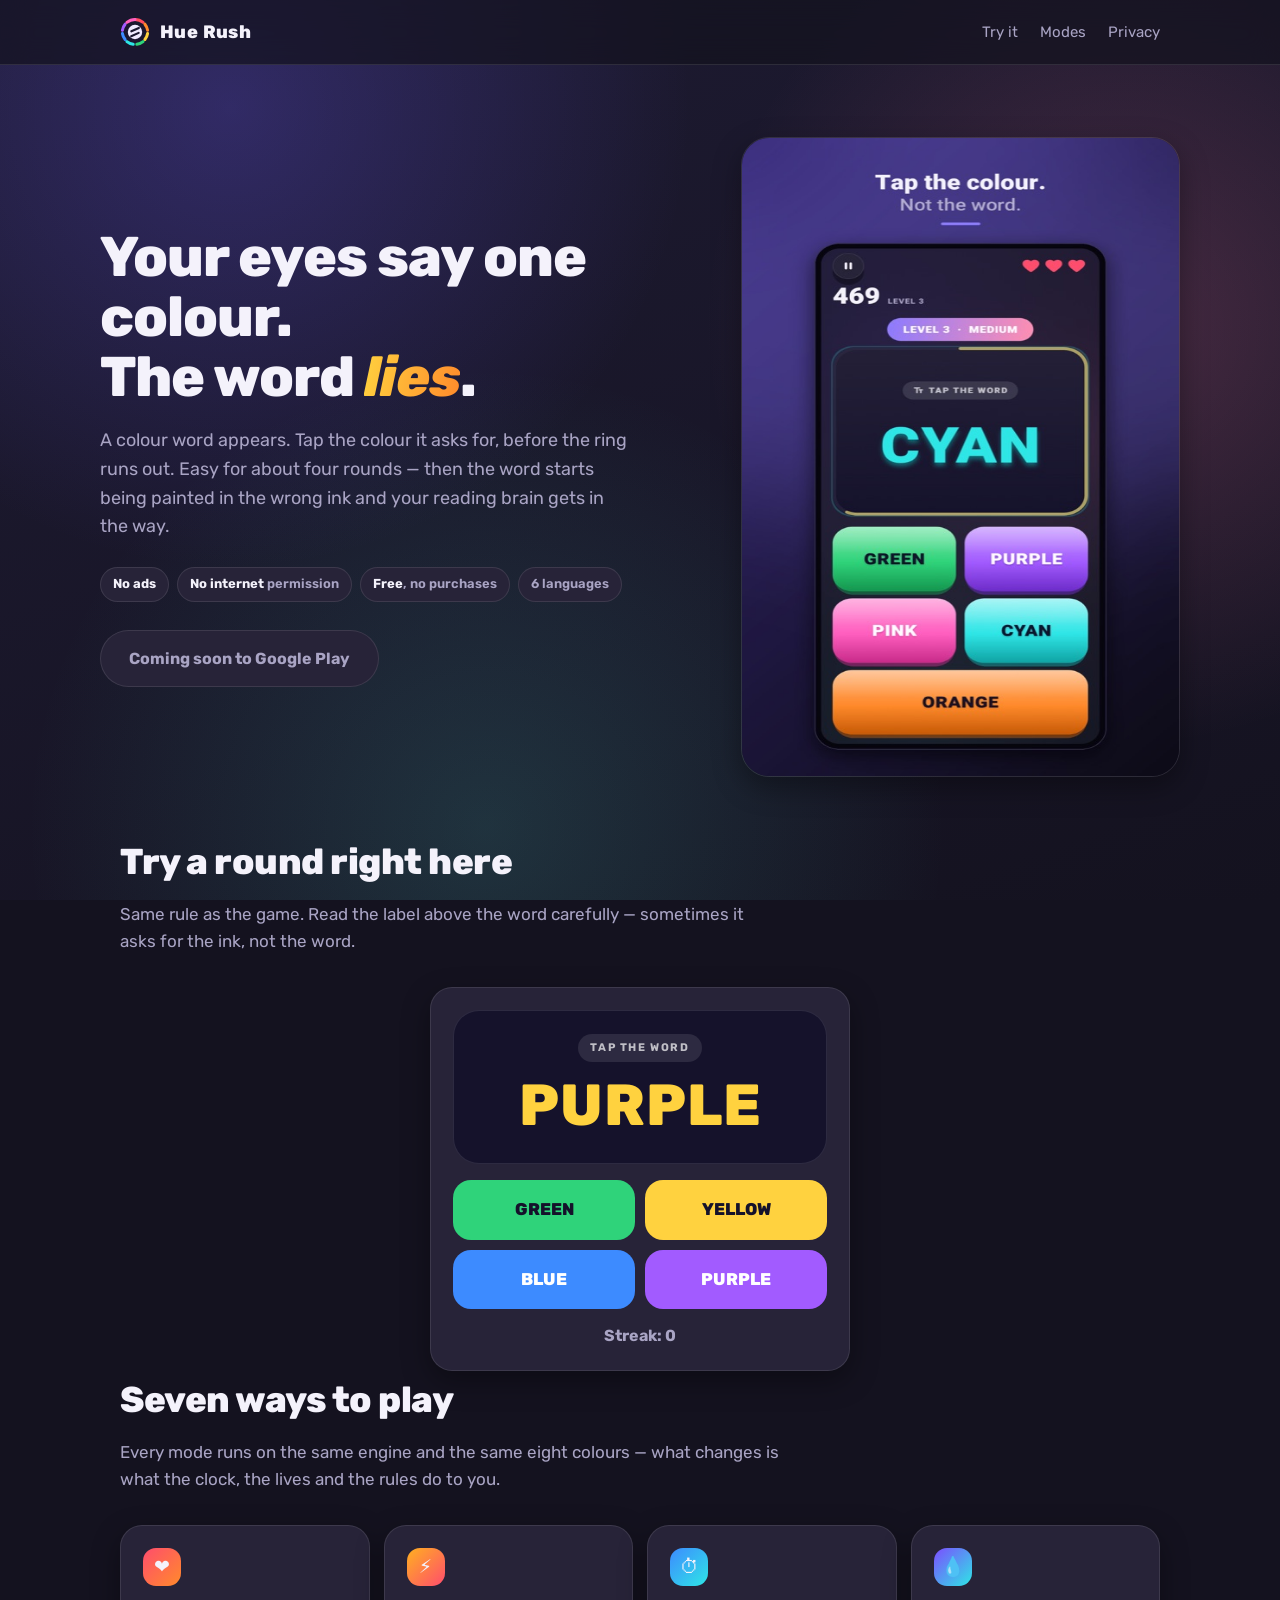
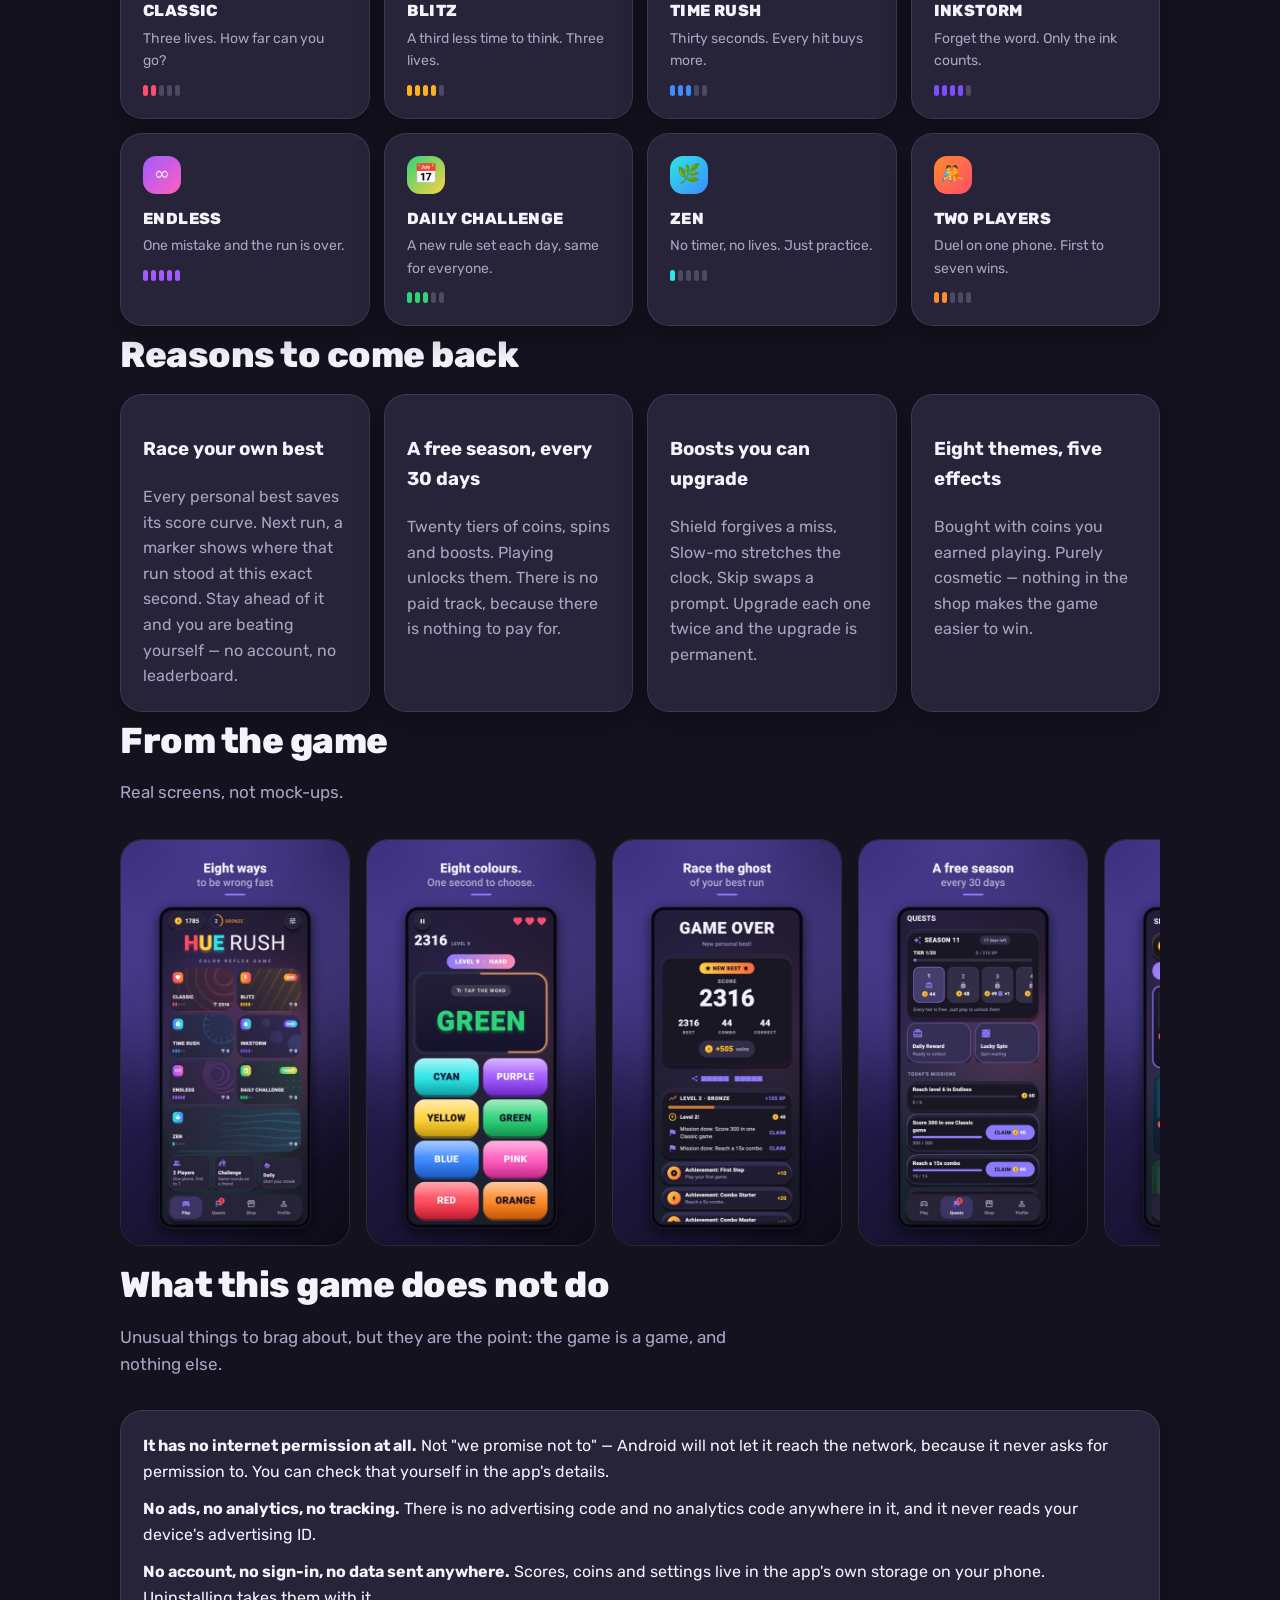
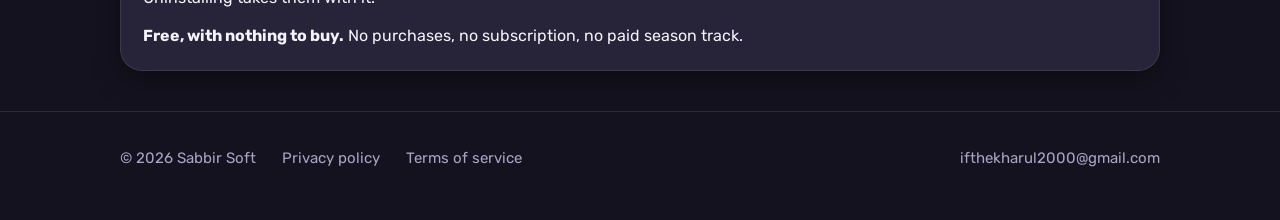
<file: index.html>
<!doctype html>
<html lang="en">
<head>
<meta charset="utf-8">
<meta name="viewport" content="width=device-width, initial-scale=1">
<title>Hue Rush: Color Reflex Game</title>
<meta name="description" content="Your eyes read one colour, the word says another. A free, offline colour-reflex game for Android. No ads, no internet, no purchases.">
<link rel="icon" href="assets/icon.png">
<link rel="stylesheet" href="styles.css">
<meta property="og:title" content="Hue Rush: Color Reflex Game">
<meta property="og:description" content="Your eyes read one colour, the word says another. Free, offline, no ads.">
<meta property="og:image" content="https://huerush-game.github.io/assets/og.jpg">
<meta property="og:url" content="https://huerush-game.github.io/">
<meta name="twitter:card" content="summary_large_image">
</head>
<body>

<header>
  <div class="wrap bar">
    <a class="brand" href="/">
      <svg width="30" height="30" viewBox="0 0 100 100" aria-hidden="true">
        <g fill="none" stroke-width="10" stroke-linecap="round">
          <path d="M50 8a42 42 0 0 1 27 10" stroke="#FF4D5E"/>
          <path d="M83 24a42 42 0 0 1 9 20" stroke="#FF8A2B"/>
          <path d="M92 55a42 42 0 0 1-9 20" stroke="#FFD23F"/>
          <path d="M77 82a42 42 0 0 1-21 9" stroke="#2FD37A"/>
          <path d="M44 91a42 42 0 0 1-21-9" stroke="#2EE6E6"/>
          <path d="M17 75a42 42 0 0 1-9-20" stroke="#3D8BFF"/>
          <path d="M8 44a42 42 0 0 1 9-20" stroke="#A25BFF"/>
          <path d="M23 18A42 42 0 0 1 50 8" stroke="#FF5FBF"/>
        </g>
        <!-- Disc with two speed streaks punched out; path data comes
             from mark_path_data() in tool/generate_icons.py. -->
        <path d="M26.00,50.00 a24.00,24.00 0 1,0 48.00,0 a24.00,24.00 0 1,0 -48.00,0 Z M39.33,50.81 L64.32,39.68 A3.60,3.60 0 0,0 61.39,33.11 L36.40,44.23 A3.60,3.60 0 0,0 39.33,50.81 Z M38.80,67.33 L63.80,56.20 A3.60,3.60 0 0,0 60.87,49.63 L35.87,60.76 A3.60,3.60 0 0,0 38.80,67.33 Z" fill="#EFEAFF" fill-rule="evenodd"/>
      </svg>
      Hue Rush
    </a>
    <nav>
      <a href="#play">Try it</a>
      <a href="#modes">Modes</a>
      <a href="#privacy">Privacy</a>
    </nav>
  </div>
</header>

<main>

<div class="wrap hero">
  <div>
    <h1>Your eyes say one colour.<br>The word <span class="lie">lies</span>.</h1>
    <p class="lede">
      A colour word appears. Tap the colour it asks for, before the ring runs
      out. Easy for about four rounds — then the word starts being painted in
      the wrong ink and your reading brain gets in the way.
    </p>
    <div class="badges">
      <span class="badge"><b>No ads</b></span>
      <span class="badge"><b>No internet</b> permission</span>
      <span class="badge"><b>Free</b>, no purchases</span>
      <span class="badge">6 languages</span>
    </div>
    <a class="cta soon" href="#play">Coming soon to Google Play</a>
  </div>
  <div class="art">
    <img class="shot" src="assets/01_gameplay.jpg" width="360" height="640"
         alt="Hue Rush gameplay: the word BLUE painted in blue, with colour buttons below">
  </div>
</div>

<section id="play" class="wrap">
  <h2>Try a round right here</h2>
  <p class="sub">
    Same rule as the game. Read the label above the word carefully — sometimes
    it asks for the ink, not the word.
  </p>
  <div class="demo card">
    <div class="prompt">
      <span class="rule" id="rule">TAP THE WORD</span>
      <div class="word" id="word">BLUE</div>
    </div>
    <div class="answers" id="answers"></div>
    <div class="verdict" id="verdict">Streak: 0</div>
  </div>
</section>

<section id="modes" class="wrap">
  <h2>Seven ways to play</h2>
  <p class="sub">
    Every mode runs on the same engine and the same eight colours — what
    changes is what the clock, the lives and the rules do to you.
  </p>
  <div class="grid">
    <div class="card mode">
      <div class="dot" style="background:linear-gradient(135deg,#FF4D6D,#FF8A2B)">❤</div>
      <h3>CLASSIC</h3>
      <p>Three lives. How far can you go?</p>
      <div class="pips"><i style="background:#FF4D6D"></i><i style="background:#FF4D6D"></i><i></i><i></i><i></i></div>
    </div>
    <div class="card mode">
      <div class="dot" style="background:linear-gradient(135deg,#FFB020,#FF4D6D)">⚡</div>
      <h3>BLITZ</h3>
      <p>A third less time to think. Three lives.</p>
      <div class="pips"><i style="background:#FFB020"></i><i style="background:#FFB020"></i><i style="background:#FFB020"></i><i style="background:#FFB020"></i><i></i></div>
    </div>
    <div class="card mode">
      <div class="dot" style="background:linear-gradient(135deg,#3D8BFF,#2EE6E6)">⏱</div>
      <h3>TIME RUSH</h3>
      <p>Thirty seconds. Every hit buys more.</p>
      <div class="pips"><i style="background:#3D8BFF"></i><i style="background:#3D8BFF"></i><i style="background:#3D8BFF"></i><i></i><i></i></div>
    </div>
    <div class="card mode">
      <div class="dot" style="background:linear-gradient(135deg,#7C4DFF,#2EE6E6)">💧</div>
      <h3>INKSTORM</h3>
      <p>Forget the word. Only the ink counts.</p>
      <div class="pips"><i style="background:#7C4DFF"></i><i style="background:#7C4DFF"></i><i style="background:#7C4DFF"></i><i style="background:#7C4DFF"></i><i></i></div>
    </div>
    <div class="card mode">
      <div class="dot" style="background:linear-gradient(135deg,#A25BFF,#FF5FBF)">∞</div>
      <h3>ENDLESS</h3>
      <p>One mistake and the run is over.</p>
      <div class="pips"><i style="background:#A25BFF"></i><i style="background:#A25BFF"></i><i style="background:#A25BFF"></i><i style="background:#A25BFF"></i><i style="background:#A25BFF"></i></div>
    </div>
    <div class="card mode">
      <div class="dot" style="background:linear-gradient(135deg,#2FD37A,#FFD23F)">📅</div>
      <h3>DAILY CHALLENGE</h3>
      <p>A new rule set each day, same for everyone.</p>
      <div class="pips"><i style="background:#2FD37A"></i><i style="background:#2FD37A"></i><i style="background:#2FD37A"></i><i></i><i></i></div>
    </div>
    <div class="card mode">
      <div class="dot" style="background:linear-gradient(135deg,#2EE6E6,#3D8BFF)">🌿</div>
      <h3>ZEN</h3>
      <p>No timer, no lives. Just practice.</p>
      <div class="pips"><i style="background:#2EE6E6"></i><i></i><i></i><i></i><i></i></div>
    </div>
    <div class="card mode">
      <div class="dot" style="background:linear-gradient(135deg,#FF8A2B,#FF4D6D)">🤼</div>
      <h3>TWO PLAYERS</h3>
      <p>Duel on one phone. First to seven wins.</p>
      <div class="pips"><i style="background:#FF8A2B"></i><i style="background:#FF8A2B"></i><i></i><i></i><i></i></div>
    </div>
  </div>
</section>

<section class="wrap">
  <h2>Reasons to come back</h2>
  <div class="grid">
    <div class="card">
      <h3>Race your own best</h3>
      <p style="color:var(--text-dim);margin:6px 0 0">
        Every personal best saves its score curve. Next run, a marker shows
        where that run stood at this exact second. Stay ahead of it and you
        are beating yourself — no account, no leaderboard.
      </p>
    </div>
    <div class="card">
      <h3>A free season, every 30 days</h3>
      <p style="color:var(--text-dim);margin:6px 0 0">
        Twenty tiers of coins, spins and boosts. Playing unlocks them. There
        is no paid track, because there is nothing to pay for.
      </p>
    </div>
    <div class="card">
      <h3>Boosts you can upgrade</h3>
      <p style="color:var(--text-dim);margin:6px 0 0">
        Shield forgives a miss, Slow-mo stretches the clock, Skip swaps a
        prompt. Upgrade each one twice and the upgrade is permanent.
      </p>
    </div>
    <div class="card">
      <h3>Eight themes, five effects</h3>
      <p style="color:var(--text-dim);margin:6px 0 0">
        Bought with coins you earned playing. Purely cosmetic — nothing in
        the shop makes the game easier to win.
      </p>
    </div>
  </div>
</section>

<section class="wrap">
  <h2>From the game</h2>
  <p class="sub">Real screens, not mock-ups.</p>
  <div class="gallery">
    <img src="assets/00_home.jpg" width="230" alt="Home screen with all game modes">
    <img src="assets/02_hard_level.jpg" width="230" alt="A hard level with eight colour buttons">
    <img src="assets/03_game_over.jpg" width="230" alt="Game over screen with the score">
    <img src="assets/04_quests.jpg" width="230" alt="Quests tab with the season track">
    <img src="assets/05_shop.jpg" width="230" alt="Shop with themes">
  </div>
</section>

<section id="privacy" class="wrap">
  <h2>What this game does not do</h2>
  <p class="sub">
    Unusual things to brag about, but they are the point: the game is a game,
    and nothing else.
  </p>
  <div class="card">
    <p style="margin:0 0 12px">
      <b>It has no internet permission at all.</b> Not "we promise not to" —
      Android will not let it reach the network, because it never asks for
      permission to. You can check that yourself in the app's details.
    </p>
    <p style="margin:0 0 12px">
      <b>No ads, no analytics, no tracking.</b> There is no advertising code
      and no analytics code anywhere in it, and it never reads your device's
      advertising ID.
    </p>
    <p style="margin:0 0 12px">
      <b>No account, no sign-in, no data sent anywhere.</b> Scores, coins and
      settings live in the app's own storage on your phone. Uninstalling takes
      them with it.
    </p>
    <p style="margin:0">
      <b>Free, with nothing to buy.</b> No purchases, no subscription, no paid
      season track.
    </p>
  </div>
</section>

</main>

<footer>
  <div class="wrap foot">
    <span>© 2026 Sabbir Soft</span>
    <a href="privacy-policy.html">Privacy policy</a>
    <a href="terms.html">Terms of service</a>
    <a class="spacer" href="mailto:ifthekharul2000@gmail.com">ifthekharul2000@gmail.com</a>
  </div>
</footer>

<script src="app.js"></script>
</body>
</html>
</file>
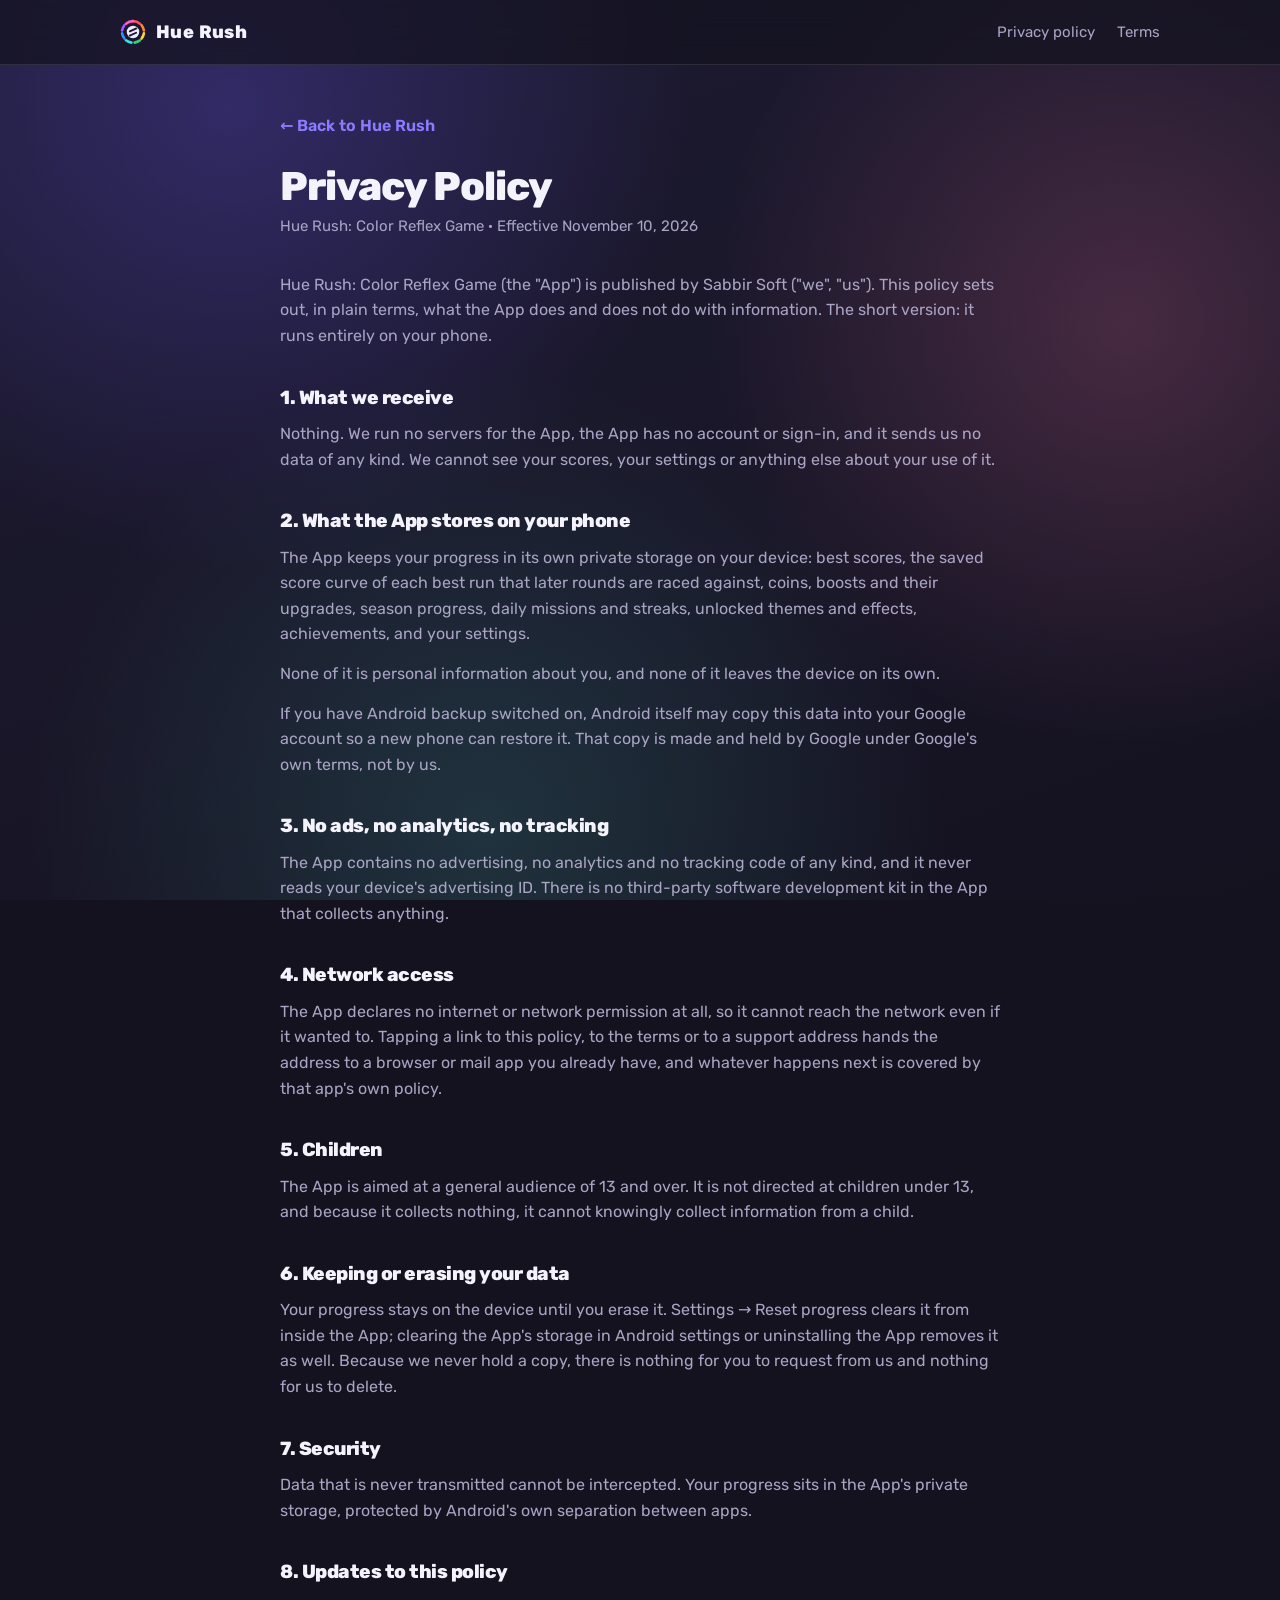
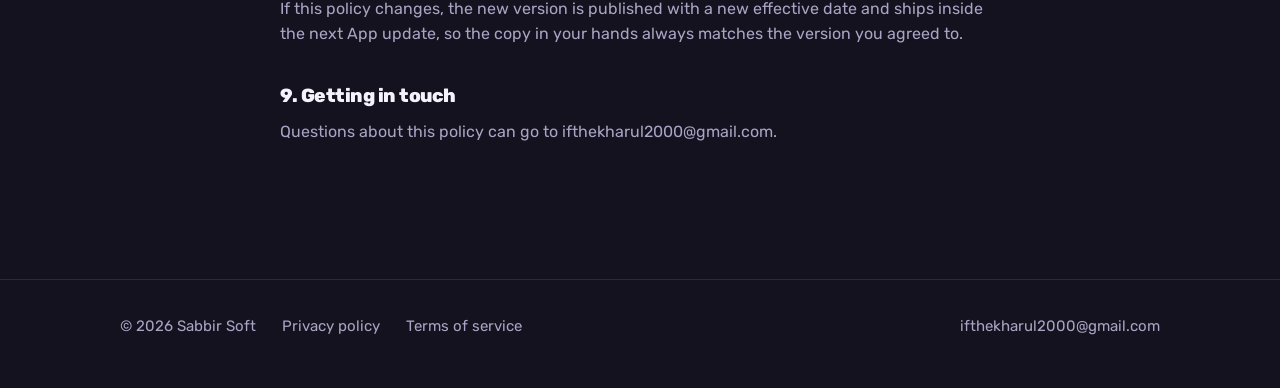
<file: privacy-policy.html>
<!doctype html>
<html lang="en">
<head>
<meta charset="utf-8">
<meta name="viewport" content="width=device-width, initial-scale=1">
<title>Privacy Policy — Hue Rush</title>
<link rel="icon" href="assets/icon.png">
<link rel="stylesheet" href="styles.css">
</head>
<body>

<header>
  <div class="wrap bar">
    <a class="brand" href="/"><svg width="26" height="26" viewBox="0 0 100 100" aria-hidden="true"><g fill="none" stroke-width="10" stroke-linecap="round"><path d="M50 8a42 42 0 0 1 27 10" stroke="#FF4D5E"/><path d="M83 24a42 42 0 0 1 9 20" stroke="#FF8A2B"/><path d="M92 55a42 42 0 0 1-9 20" stroke="#FFD23F"/><path d="M77 82a42 42 0 0 1-21 9" stroke="#2FD37A"/><path d="M44 91a42 42 0 0 1-21-9" stroke="#2EE6E6"/><path d="M17 75a42 42 0 0 1-9-20" stroke="#3D8BFF"/><path d="M8 44a42 42 0 0 1 9-20" stroke="#A25BFF"/><path d="M23 18A42 42 0 0 1 50 8" stroke="#FF5FBF"/></g><path fill="#EFEAFF" fill-rule="evenodd" d="M26.00,50.00 a24.00,24.00 0 1,0 48.00,0 a24.00,24.00 0 1,0 -48.00,0 Z M39.33,50.81 L64.32,39.68 A3.60,3.60 0 0,0 61.39,33.11 L36.40,44.23 A3.60,3.60 0 0,0 39.33,50.81 Z M38.80,67.33 L63.80,56.20 A3.60,3.60 0 0,0 60.87,49.63 L35.87,60.76 A3.60,3.60 0 0,0 38.80,67.33 Z"/></svg> Hue Rush</a>
    <nav>
      <a href="privacy-policy.html">Privacy policy</a>
      <a href="terms.html">Terms</a>
    </nav>
  </div>
</header>

<main class="legal">
  <a class="back" href="/">&larr; Back to Hue Rush</a>
  <h1>Privacy Policy</h1>
  <p class="meta">Hue Rush: Color Reflex Game &middot; Effective November 10, 2026</p>

<p>Hue Rush: Color Reflex Game (the "App") is published by Sabbir Soft ("we", "us"). This policy sets out, in plain terms, what the App does and does not do with information. The short version: it runs entirely on your phone.</p>
<h2>1. What we receive</h2>
<p>Nothing. We run no servers for the App, the App has no account or sign-in, and it sends us no data of any kind. We cannot see your scores, your settings or anything else about your use of it.</p>
<h2>2. What the App stores on your phone</h2>
<p>The App keeps your progress in its own private storage on your device: best scores, the saved score curve of each best run that later rounds are raced against, coins, boosts and their upgrades, season progress, daily missions and streaks, unlocked themes and effects, achievements, and your settings.</p>
<p>None of it is personal information about you, and none of it leaves the device on its own.</p>
<p>If you have Android backup switched on, Android itself may copy this data into your Google account so a new phone can restore it. That copy is made and held by Google under Google's own terms, not by us.</p>
<h2>3. No ads, no analytics, no tracking</h2>
<p>The App contains no advertising, no analytics and no tracking code of any kind, and it never reads your device's advertising ID. There is no third-party software development kit in the App that collects anything.</p>
<h2>4. Network access</h2>
<p>The App declares no internet or network permission at all, so it cannot reach the network even if it wanted to. Tapping a link to this policy, to the terms or to a support address hands the address to a browser or mail app you already have, and whatever happens next is covered by that app's own policy.</p>
<h2>5. Children</h2>
<p>The App is aimed at a general audience of 13 and over. It is not directed at children under 13, and because it collects nothing, it cannot knowingly collect information from a child.</p>
<h2>6. Keeping or erasing your data</h2>
<p>Your progress stays on the device until you erase it. Settings → Reset progress clears it from inside the App; clearing the App's storage in Android settings or uninstalling the App removes it as well. Because we never hold a copy, there is nothing for you to request from us and nothing for us to delete.</p>
<h2>7. Security</h2>
<p>Data that is never transmitted cannot be intercepted. Your progress sits in the App's private storage, protected by Android's own separation between apps.</p>
<h2>8. Updates to this policy</h2>
<p>If this policy changes, the new version is published with a new effective date and ships inside the next App update, so the copy in your hands always matches the version you agreed to.</p>
<h2>9. Getting in touch</h2>
<p>Questions about this policy can go to ifthekharul2000@gmail.com.</p>
</main>

<footer>
  <div class="wrap foot">
    <span>&copy; 2026 Sabbir Soft</span>
    <a href="privacy-policy.html">Privacy policy</a>
    <a href="terms.html">Terms of service</a>
    <a class="spacer" href="mailto:ifthekharul2000@gmail.com">ifthekharul2000@gmail.com</a>
  </div>
</footer>

<!-- Generated from lib/features/settings/legal/legal_documents.dart by
     tool/generate_legal_html.dart. Do not edit by hand: the app shows this
     same text offline, and editing one copy would split the two. -->
</body>
</html>
</file>
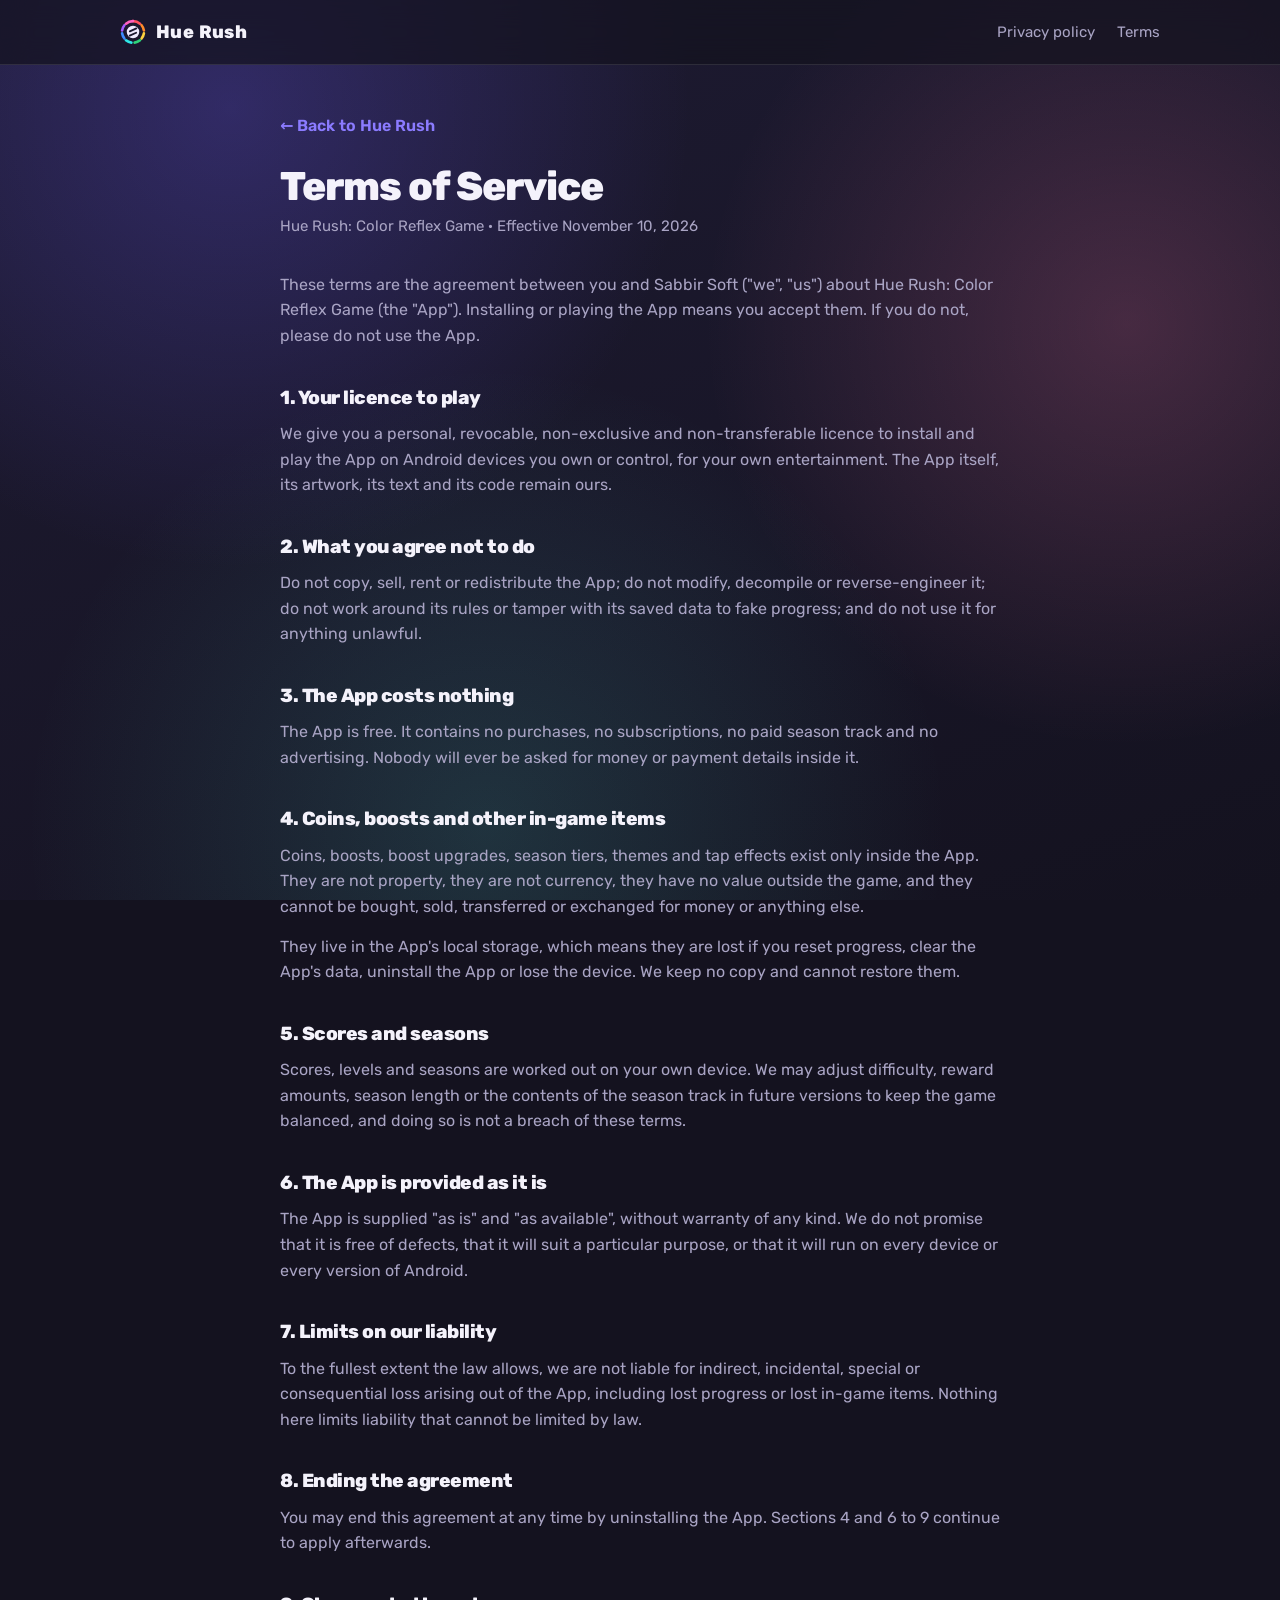
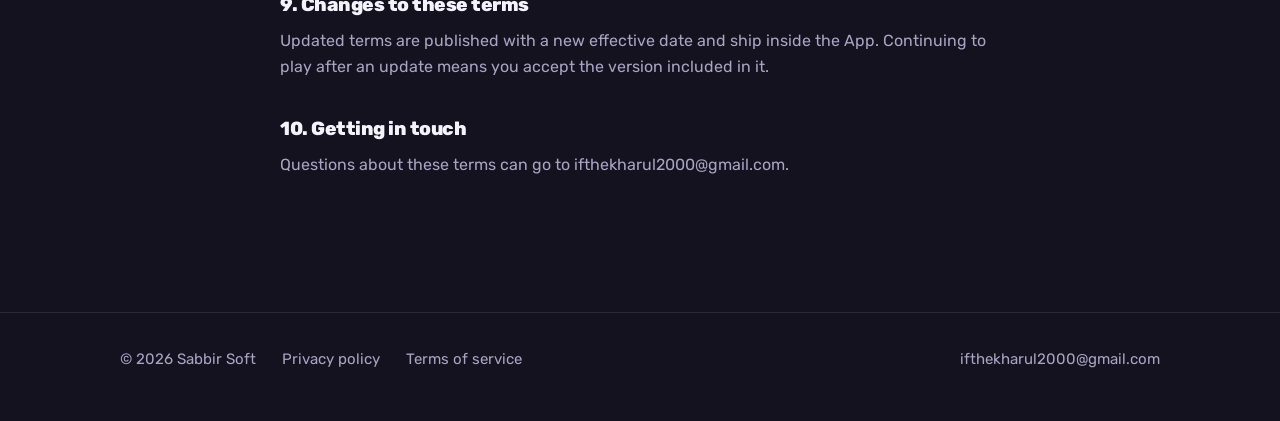
<file: terms.html>
<!doctype html>
<html lang="en">
<head>
<meta charset="utf-8">
<meta name="viewport" content="width=device-width, initial-scale=1">
<title>Terms of Service — Hue Rush</title>
<link rel="icon" href="assets/icon.png">
<link rel="stylesheet" href="styles.css">
</head>
<body>

<header>
  <div class="wrap bar">
    <a class="brand" href="/"><svg width="26" height="26" viewBox="0 0 100 100" aria-hidden="true"><g fill="none" stroke-width="10" stroke-linecap="round"><path d="M50 8a42 42 0 0 1 27 10" stroke="#FF4D5E"/><path d="M83 24a42 42 0 0 1 9 20" stroke="#FF8A2B"/><path d="M92 55a42 42 0 0 1-9 20" stroke="#FFD23F"/><path d="M77 82a42 42 0 0 1-21 9" stroke="#2FD37A"/><path d="M44 91a42 42 0 0 1-21-9" stroke="#2EE6E6"/><path d="M17 75a42 42 0 0 1-9-20" stroke="#3D8BFF"/><path d="M8 44a42 42 0 0 1 9-20" stroke="#A25BFF"/><path d="M23 18A42 42 0 0 1 50 8" stroke="#FF5FBF"/></g><path fill="#EFEAFF" fill-rule="evenodd" d="M26.00,50.00 a24.00,24.00 0 1,0 48.00,0 a24.00,24.00 0 1,0 -48.00,0 Z M39.33,50.81 L64.32,39.68 A3.60,3.60 0 0,0 61.39,33.11 L36.40,44.23 A3.60,3.60 0 0,0 39.33,50.81 Z M38.80,67.33 L63.80,56.20 A3.60,3.60 0 0,0 60.87,49.63 L35.87,60.76 A3.60,3.60 0 0,0 38.80,67.33 Z"/></svg> Hue Rush</a>
    <nav>
      <a href="privacy-policy.html">Privacy policy</a>
      <a href="terms.html">Terms</a>
    </nav>
  </div>
</header>

<main class="legal">
  <a class="back" href="/">&larr; Back to Hue Rush</a>
  <h1>Terms of Service</h1>
  <p class="meta">Hue Rush: Color Reflex Game &middot; Effective November 10, 2026</p>

<p>These terms are the agreement between you and Sabbir Soft ("we", "us") about Hue Rush: Color Reflex Game (the "App"). Installing or playing the App means you accept them. If you do not, please do not use the App.</p>
<h2>1. Your licence to play</h2>
<p>We give you a personal, revocable, non-exclusive and non-transferable licence to install and play the App on Android devices you own or control, for your own entertainment. The App itself, its artwork, its text and its code remain ours.</p>
<h2>2. What you agree not to do</h2>
<p>Do not copy, sell, rent or redistribute the App; do not modify, decompile or reverse-engineer it; do not work around its rules or tamper with its saved data to fake progress; and do not use it for anything unlawful.</p>
<h2>3. The App costs nothing</h2>
<p>The App is free. It contains no purchases, no subscriptions, no paid season track and no advertising. Nobody will ever be asked for money or payment details inside it.</p>
<h2>4. Coins, boosts and other in-game items</h2>
<p>Coins, boosts, boost upgrades, season tiers, themes and tap effects exist only inside the App. They are not property, they are not currency, they have no value outside the game, and they cannot be bought, sold, transferred or exchanged for money or anything else.</p>
<p>They live in the App's local storage, which means they are lost if you reset progress, clear the App's data, uninstall the App or lose the device. We keep no copy and cannot restore them.</p>
<h2>5. Scores and seasons</h2>
<p>Scores, levels and seasons are worked out on your own device. We may adjust difficulty, reward amounts, season length or the contents of the season track in future versions to keep the game balanced, and doing so is not a breach of these terms.</p>
<h2>6. The App is provided as it is</h2>
<p>The App is supplied "as is" and "as available", without warranty of any kind. We do not promise that it is free of defects, that it will suit a particular purpose, or that it will run on every device or every version of Android.</p>
<h2>7. Limits on our liability</h2>
<p>To the fullest extent the law allows, we are not liable for indirect, incidental, special or consequential loss arising out of the App, including lost progress or lost in-game items. Nothing here limits liability that cannot be limited by law.</p>
<h2>8. Ending the agreement</h2>
<p>You may end this agreement at any time by uninstalling the App. Sections 4 and 6 to 9 continue to apply afterwards.</p>
<h2>9. Changes to these terms</h2>
<p>Updated terms are published with a new effective date and ship inside the App. Continuing to play after an update means you accept the version included in it.</p>
<h2>10. Getting in touch</h2>
<p>Questions about these terms can go to ifthekharul2000@gmail.com.</p>
</main>

<footer>
  <div class="wrap foot">
    <span>&copy; 2026 Sabbir Soft</span>
    <a href="privacy-policy.html">Privacy policy</a>
    <a href="terms.html">Terms of service</a>
    <a class="spacer" href="mailto:ifthekharul2000@gmail.com">ifthekharul2000@gmail.com</a>
  </div>
</footer>

<!-- Generated from lib/features/settings/legal/legal_documents.dart by
     tool/generate_legal_html.dart. Do not edit by hand: the app shows this
     same text offline, and editing one copy would split the two. -->
</body>
</html>
</file>
<file: styles.css>
/* Hue Rush — website.
 *
 * The tokens below are the app's own dark theme, copied from
 * lib/core/theme/game_theme.dart, so the site and the game look like one
 * thing. Fonts are self-hosted: the site makes no third-party request, which
 * is the same promise the app's privacy policy makes.
 */

:root {
  --bg-top: #1e1b33;
  --bg-bottom: #14121f;
  --surface: #272338;
  --surface-high: #332e47;
  --outline: rgba(255, 255, 255, 0.1);
  --accent: #8b7bff;
  --accent-alt: #ff8fb1;
  --text: #f4f2fb;
  --text-dim: #a9a4c4;
  --shadow: 0 10px 28px rgba(0, 0, 0, 0.35);

  --red: #ff4d5e;
  --orange: #ff8a2b;
  --yellow: #ffd23f;
  --green: #2fd37a;
  --cyan: #2ee6e6;
  --blue: #3d8bff;
  --purple: #a25bff;
  --pink: #ff5fbf;

  --radius: 22px;
  --max: 1080px;
}

@font-face {
  font-family: Rubik;
  src: url("assets/rubik.woff2") format("woff2");
  font-weight: 300 900;
  font-display: swap;
}
@font-face {
  font-family: Rubik;
  src: url("assets/rubik-italic.woff2") format("woff2");
  font-weight: 300 900;
  font-style: italic;
  font-display: swap;
}

* { box-sizing: border-box; }

html { scroll-behavior: smooth; }

body {
  margin: 0;
  font-family: Rubik, system-ui, -apple-system, "Segoe UI", Roboto, sans-serif;
  color: var(--text);
  background: var(--bg-bottom);
  line-height: 1.6;
  -webkit-font-smoothing: antialiased;
}

/* The app's mesh background: three soft blobs over a two-stop wash. */
body::before {
  content: "";
  position: fixed;
  inset: 0;
  z-index: -1;
  background:
    radial-gradient(60vw 60vw at 18% 12%, rgba(109, 91, 255, 0.26), transparent 60%),
    radial-gradient(55vw 55vw at 88% 36%, rgba(255, 122, 168, 0.2), transparent 60%),
    radial-gradient(60vw 60vw at 38% 92%, rgba(79, 209, 197, 0.16), transparent 60%),
    linear-gradient(160deg, var(--bg-top), var(--bg-bottom));
}

.wrap {
  width: 100%;
  max-width: var(--max);
  margin: 0 auto;
  padding: 0 20px;
}

a { color: var(--accent); }

/* ------------------------------------------------------------- header -- */

header {
  position: sticky;
  top: 0;
  z-index: 10;
  backdrop-filter: blur(14px);
  background: rgba(20, 18, 31, 0.72);
  border-bottom: 1px solid var(--outline);
}

.bar {
  display: flex;
  align-items: center;
  gap: 14px;
  height: 64px;
}

.brand {
  display: flex;
  align-items: center;
  gap: 10px;
  font-weight: 800;
  letter-spacing: 0.4px;
  text-decoration: none;
  color: var(--text);
  font-size: 18px;
}

.brand svg { display: block; }

nav {
  margin-left: auto;
  display: flex;
  gap: 22px;
  font-size: 15px;
}

nav a {
  color: var(--text-dim);
  text-decoration: none;
}

nav a:hover { color: var(--text); }

@media (max-width: 640px) {
  nav { display: none; }
}

/* --------------------------------------------------------------- hero -- */

.hero {
  display: grid;
  grid-template-columns: 1.15fr 0.85fr;
  gap: 48px;
  align-items: center;
  padding: 72px 0 56px;
}

h1 {
  font-size: clamp(34px, 6vw, 56px);
  line-height: 1.08;
  letter-spacing: -1px;
  margin: 0 0 18px;
  font-weight: 800;
}

h1 .lie {
  background: linear-gradient(100deg, var(--yellow), var(--orange));
  -webkit-background-clip: text;
  background-clip: text;
  color: transparent;
  font-style: italic;
}

.lede {
  font-size: 18px;
  color: var(--text-dim);
  margin: 0 0 26px;
  max-width: 48ch;
}

.badges {
  display: flex;
  flex-wrap: wrap;
  gap: 8px;
  margin-bottom: 28px;
}

.badge {
  font-size: 13px;
  font-weight: 600;
  padding: 6px 12px;
  border-radius: 999px;
  background: var(--surface);
  border: 1px solid var(--outline);
  color: var(--text-dim);
}

.badge b { color: var(--text); font-weight: 700; }

.cta {
  display: inline-flex;
  align-items: center;
  gap: 10px;
  padding: 15px 28px;
  border-radius: 999px;
  font-weight: 700;
  font-size: 16px;
  text-decoration: none;
  color: #191528;
  background: linear-gradient(120deg, var(--accent), var(--accent-alt));
  box-shadow: 0 12px 30px rgba(139, 123, 255, 0.3);
}

.cta.soon {
  background: var(--surface);
  color: var(--text-dim);
  border: 1px solid var(--outline);
  box-shadow: none;
  cursor: default;
}

.shot {
  width: 100%;
  border-radius: 28px;
  border: 1px solid var(--outline);
  box-shadow: var(--shadow);
  display: block;
}

@media (max-width: 860px) {
  .hero { grid-template-columns: 1fr; gap: 34px; padding: 44px 0 36px; }
  .hero .art { max-width: 300px; margin: 0 auto; }
}

/* ------------------------------------------------------------ sections -- */

section {
  padding: 56px 0;
  /* Clears the sticky header when an anchor link jumps here. */
  scroll-margin-top: 72px;
}

h2 {
  font-size: clamp(26px, 4vw, 36px);
  letter-spacing: -0.5px;
  margin: 0 0 10px;
  font-weight: 800;
}

.sub {
  color: var(--text-dim);
  margin: 0 0 32px;
  max-width: 60ch;
  font-size: 17px;
}

.card {
  background: var(--surface);
  border: 1px solid var(--outline);
  border-radius: var(--radius);
  box-shadow: var(--shadow);
  padding: 22px;
}

.grid {
  display: grid;
  gap: 14px;
  grid-template-columns: repeat(auto-fit, minmax(230px, 1fr));
}

.mode {
  position: relative;
  overflow: hidden;
}

.mode .dot {
  width: 38px;
  height: 38px;
  border-radius: 13px;
  display: grid;
  place-items: center;
  margin-bottom: 12px;
  font-size: 19px;
}

.mode h3 {
  margin: 0 0 4px;
  font-size: 16px;
  font-weight: 800;
  letter-spacing: 0.4px;
}

.mode p {
  margin: 0;
  color: var(--text-dim);
  font-size: 14px;
}

.pips { display: flex; gap: 3px; margin-top: 12px; }
.pips i {
  width: 5px;
  height: 11px;
  border-radius: 3px;
  background: rgba(169, 164, 196, 0.3);
}

/* -------------------------------------------------------------- demo -- */

.demo {
  max-width: 420px;
  margin: 0 auto;
  text-align: center;
}

.prompt {
  background: #15122b;
  border-radius: 26px;
  padding: 22px 16px 26px;
  margin-bottom: 16px;
  border: 1px solid var(--outline);
}

.rule {
  display: inline-block;
  font-size: 11px;
  font-weight: 700;
  letter-spacing: 1.6px;
  color: rgba(255, 255, 255, 0.7);
  background: rgba(255, 255, 255, 0.1);
  padding: 5px 12px;
  border-radius: 999px;
  margin-bottom: 12px;
}

.rule.ink { background: #fff; color: #15122b; }

.word {
  font-size: clamp(38px, 10vw, 58px);
  font-weight: 800;
  letter-spacing: 1px;
  line-height: 1.1;
}

.answers {
  display: grid;
  grid-template-columns: 1fr 1fr;
  gap: 10px;
}

.answers button {
  font: inherit;
  font-weight: 800;
  font-size: 17px;
  border: 0;
  border-radius: 18px;
  padding: 16px 8px;
  cursor: pointer;
  color: #15122b;
  transition: transform 0.08s ease;
}

.answers button:active { transform: scale(0.95); }

.verdict {
  margin-top: 14px;
  min-height: 24px;
  font-weight: 700;
  color: var(--text-dim);
}

/* ------------------------------------------------------------ gallery -- */

.gallery {
  display: flex;
  gap: 16px;
  overflow-x: auto;
  padding-bottom: 10px;
  scroll-snap-type: x mandatory;
}

.gallery img {
  width: 230px;
  flex: 0 0 auto;
  border-radius: 22px;
  border: 1px solid var(--outline);
  scroll-snap-align: center;
}

/* ------------------------------------------------------------- footer -- */

footer {
  border-top: 1px solid var(--outline);
  margin-top: 40px;
  padding: 34px 0 50px;
  color: var(--text-dim);
  font-size: 15px;
}

.foot {
  display: flex;
  flex-wrap: wrap;
  gap: 10px 26px;
  align-items: center;
}

footer a { color: var(--text-dim); text-decoration: none; }
footer a:hover { color: var(--text); }
.foot .spacer { margin-left: auto; }

/* --------------------------------------------------------- legal pages -- */

.legal {
  max-width: 760px;
  padding: 48px 20px 80px;
  margin: 0 auto;
}

.legal h1 { font-size: clamp(28px, 5vw, 40px); margin-bottom: 6px; }

.legal .meta {
  color: var(--text-dim);
  margin: 0 0 34px;
  font-size: 15px;
}

.legal h2 {
  font-size: 19px;
  margin: 34px 0 8px;
  font-weight: 800;
  color: var(--text);
}

.legal p { color: var(--text-dim); margin: 0 0 14px; }

.legal .back {
  display: inline-block;
  margin-bottom: 26px;
  text-decoration: none;
  font-weight: 600;
}
</file>
